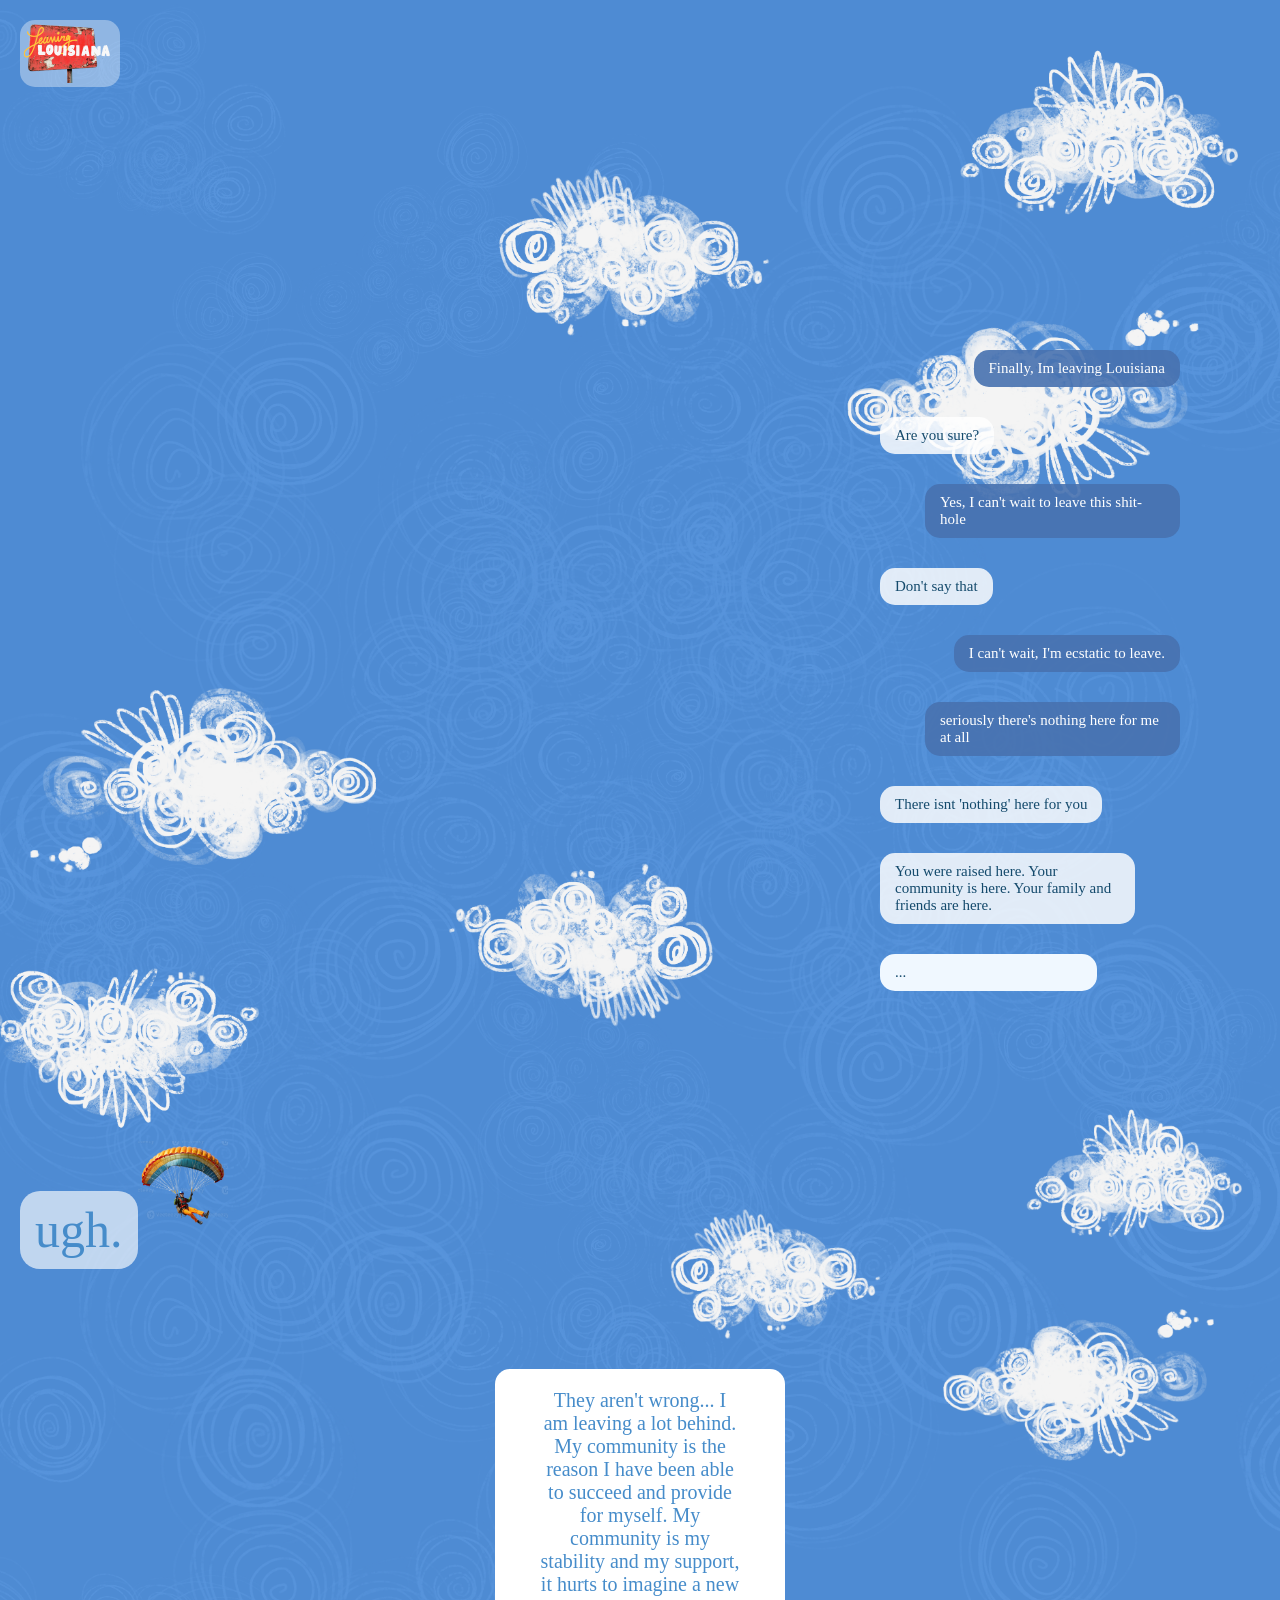
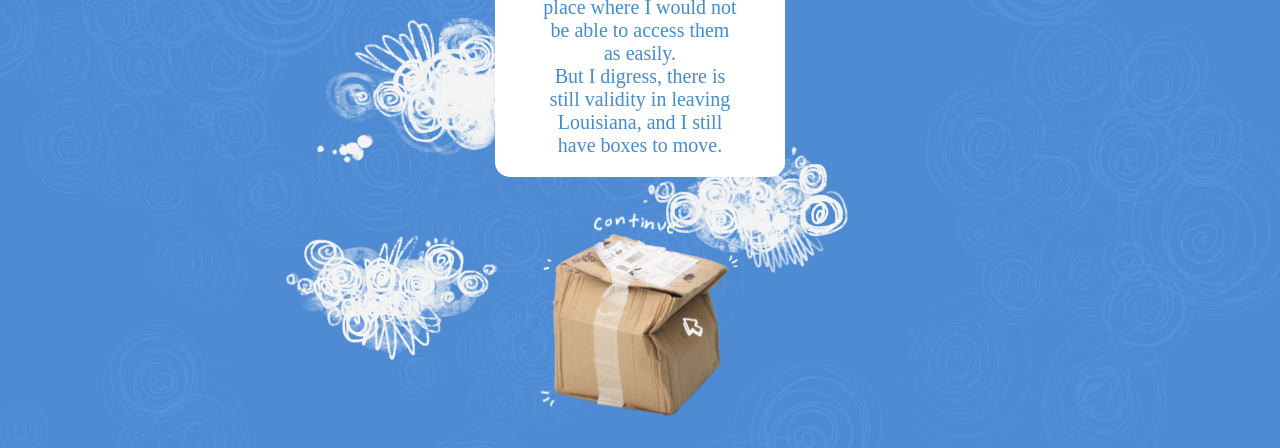
<file: Index.html>
<!DOCTYPE html>
<html lang="en">
<head>
    <meta charset="UTF-8">
    <meta name="viewport" content="width=device-width, initial-scale=1.0">
    <title>Leaving Louisiana/Home</title>
    <link rel="stylesheet" href="Mobile_LeavingLouisiana.css">
    <link rel="icon" type="image/x-icon" href="favicon.ico">


</head>
<body>


    <!-- NAVBAR -->
    <div class="navbar">
        <button popovertarget="LeavingLouisianaRoadSign" class="image-button">
                <img src="Images/leavinglouisiana.logo.png" alt="Click to view full image" class="leavinglouisianalogo">
        </button>
            
            <!-- The popup content -->
        <div id="LeavingLouisianaRoadSign" popover>
                
                <!-- Optional: a close button inside the popup -->
                <button popovertarget="LeavingLouisianaRoadSign" popovertargetaction="hide" class="closebutton">Close</button>
            <div class="NavbarContent">
                <div class="OpeningStatement">
                        <div class="os pg1">
                            Despite this website being about leaving Louisiana I cannot go without acknowledging the fear I have of leaving
                            and what
                            keeps me here.
                    
                            While I think our systems are completely flawed and not meant to help people escape poverty or improve our
                            society or
                            overall quality of life, I can admit that I have been able to take advantage of the opportunities given to me.
                        </div>
                        <div class="os pg2">
                            Growing up my parents struggled with substance abuse and poverty throughout my childhood which left me at a huge
                            disadvantage in school and participating in extracurricular activities.
                    
                            It was only through the help of my close knit community that i was able to get through school.
                    
                            My friend's parents made sure I had rides to practice and paid for any fees.
                    
                            I was able to find my passion for art through a talented art program my school hosted and I was able to apply
                            for
                            financial aid, state testing and college through the help of attentive advisors.
                        </div>
                        <div class="os pg3">
                            My friends helped me get a job which i still work for to this day, and the community I found at this job helped
                            me join
                            their marketing team that I work for now, which would have been otherwise impossible with my lack of experience
                        </div>
                </div>
                <div class="navigationlinks">
                    <a href="LeavingLouisiana.html" class="button-link">
                        HOME
                    </a>
                    <a href="yearbook.html" class="button-link">
                        Boxing Up
                    </a>
                    <a href="packing.html" class="button-link">
                        Closet
                    </a>
                    <a href="memorial.html" class="button-link">
                        Memorial
                    </a>
                    <a href="Dow.html" class="button-link">
                        Dow
                    </a>
                    <a href="Outro.html" class="button-link">
                        Goodbye
                    </a>
                </div>
            </div>
        </div>

    </div>

    <div class="LeavingLouisiana_Intro">
     
    </div>
    
    <div class="PhoneText_Flexbox">
        <div class="Intro_PhoneText">
            <div class="PhoneText speaker1">
            Finally, Im leaving Louisiana
            </div>
            <div class="PhoneText friend2">
            Are you sure?
            </div>
            <div class="PhoneText speaker1">
            Yes, I can't wait to leave this shit-hole
            </div>
            <div class="PhoneText friend2">
            Don't say that
            </div>
            <div class="PhoneText speaker1">
            I can't wait, I'm ecstatic to leave. 
            </div>
            <div class="PhoneText speaker1">
            seriously there's nothing here for me at all
            </div>
            <div class="PhoneText friend2">
            There isnt 'nothing' here for you
            </div>
            <div class="PhoneText friend2">
            You were raised here. Your community is here. Your family and friends are here.
            </div>
            <div class="friend2faded friend2 fade-container">
                <input type="checkbox" id="text-toggle">
                <label for="text-toggle" class="clickable-area">
                    <span class="text-one"> ... </span>
                    <span class="text-two"> You are leaving a lot behind. </span>
                </label>
            </div>
        </div>
    </div>

   
    <div class="ughcontainer">
        <div class="PhoneText ugh">
        ugh.
        </div>
        <div> 
            <img src="Images/parachuteman.png" alt="parachuteman" class="parachuteman">
        </div>
    </div>    
    
    <div class="OpeningStatement2">
        
        <div class="os1">
            They aren't wrong...  I am leaving a lot behind. My community is the reason I have been able to succeed and provide for myself. 
            My community is my stability and my support, it hurts to imagine a new place where I would not be able to access them as easily.
        </div>
        <div class="os2">
            But I digress,
            there is still validity in leaving Louisiana, 
            and I still have boxes to move.
        </div>
    </div>

    <div class="nextpage">
            <a href="yearbook.html" class="button-link">
                <img src="Images/continuebox.png" alt="box" class="continuebox">
            </a>
    </div>


</body>
</html>
</file>
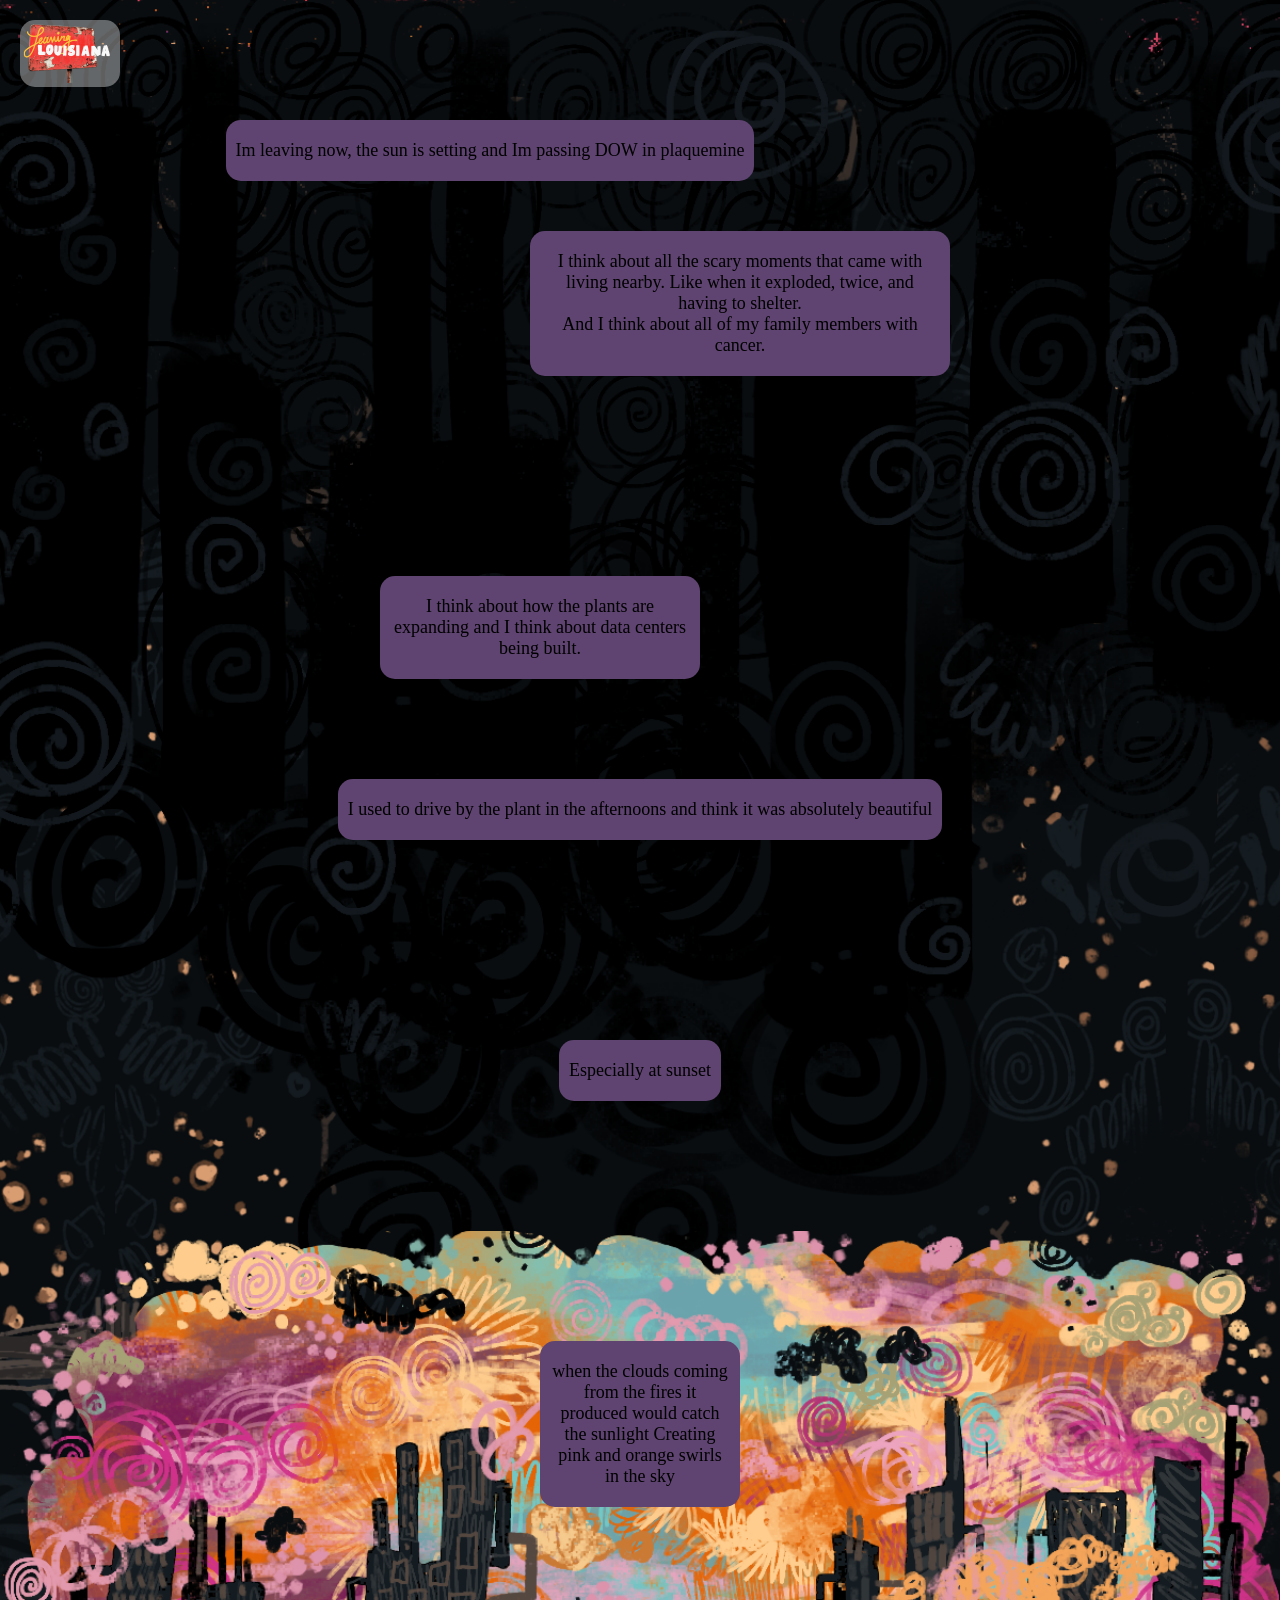
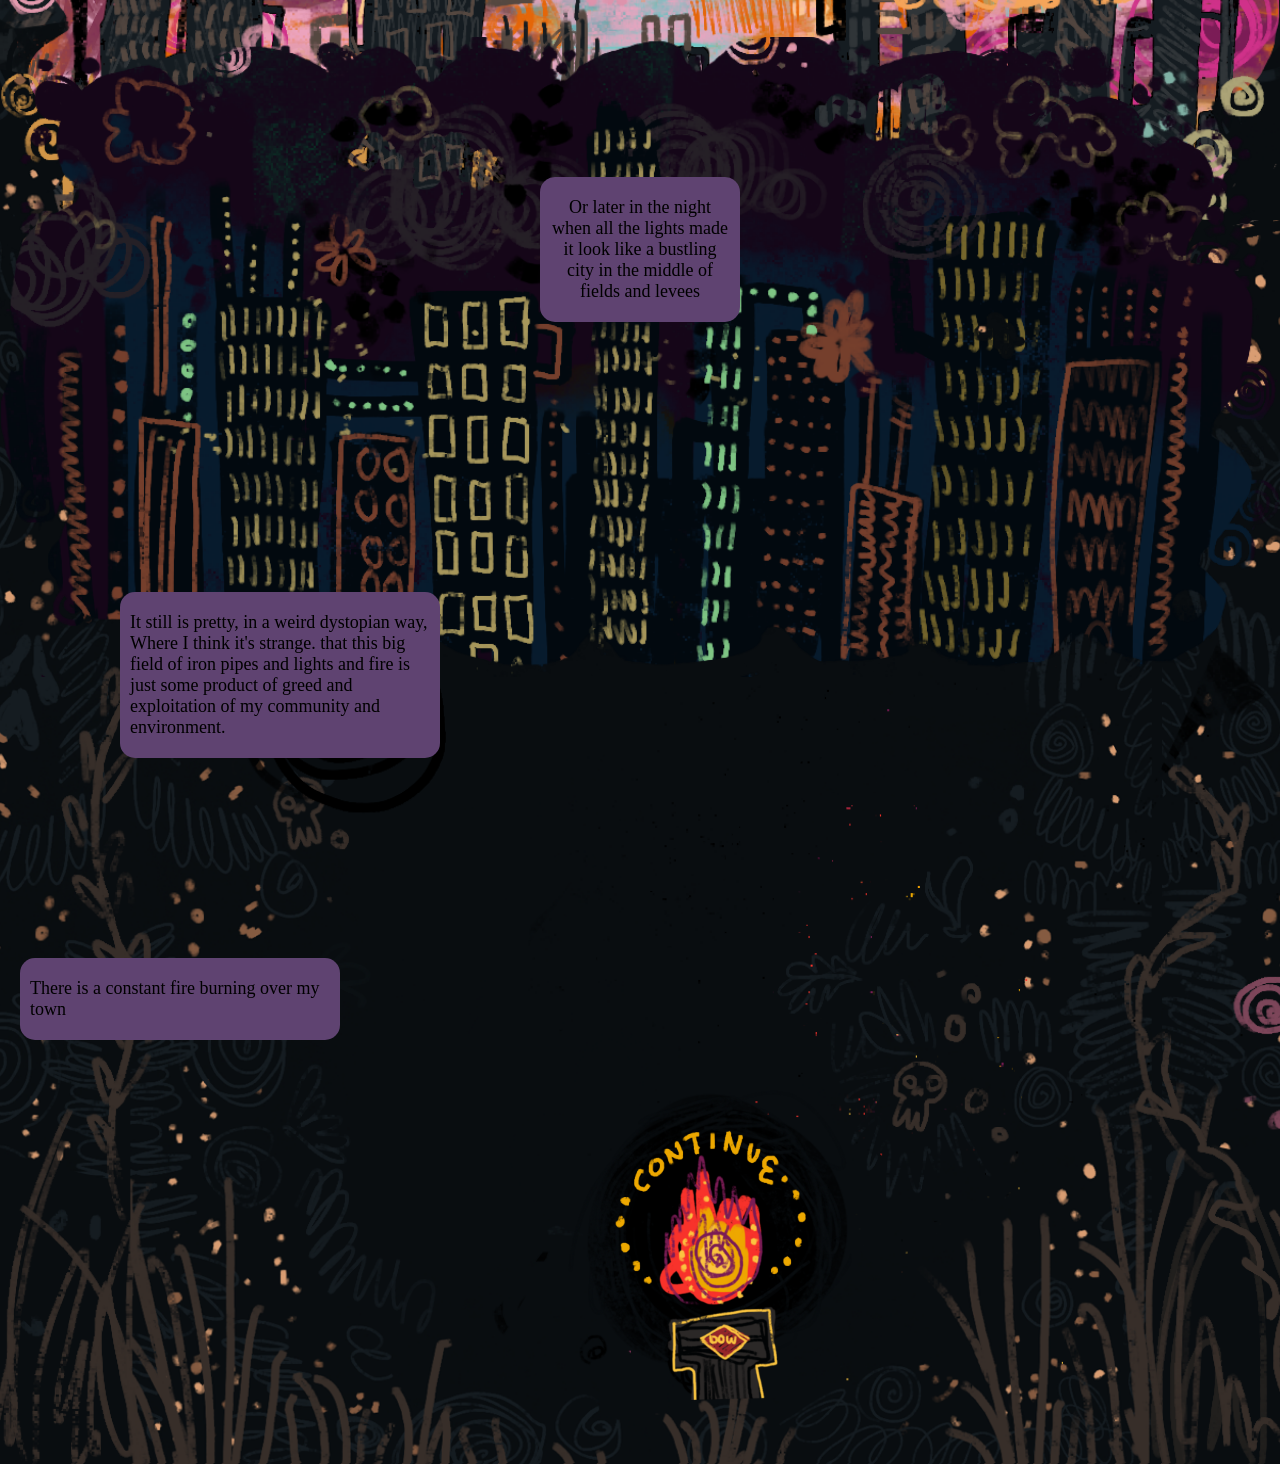
<file: Dow.html>
<!DOCTYPE html>
<html lang="en">
<head>
    <meta charset="UTF-8">
    <meta name="viewport" content="width=device-width, initial-scale=1.0">
    <title>Dow</title>
    <link rel="stylesheet" href="Mobile_Dow.css">
    <link rel="icon" type="image/x-icon" href="favicon.ico">

</head>
<body> 
    
    <!-- NAVBAR -->
    <div class="navbar">
        <button popovertarget="LeavingLouisianaRoadSign" class="image-button">
            <img src="Images/leavinglouisiana.logo.png" alt="Click to view full image" class="leavinglouisianalogo">
        </button>
    
        <!-- The popup content -->
        <div id="LeavingLouisianaRoadSign" popover>
    
            <!-- Optional: a close button inside the popup -->
            <button popovertarget="LeavingLouisianaRoadSign" popovertargetaction="hide" class="closebutton">Close</button>
            <div class="NavbarContent">
                <div class="OpeningStatement">
                    <div class="os pg1">
                        Despite this website being about leaving Louisiana I cannot go without acknowledging the fear I have
                        of leaving
                        and what
                        keeps me here.
    
                        While I think our systems are completely flawed and not meant to help people escape poverty or
                        improve our
                        society or
                        overall quality of life, I can admit that I have been able to take advantage of the opportunities
                        given to me.
                    </div>
                    <div class="os pg2">
                        Growing up my parents struggled with substance abuse and poverty throughout my childhood which left
                        me at a huge
                        disadvantage in school and participating in extracurricular activities.
    
                        It was only through the help of my close knit community that i was able to get through school.
    
                        My friend's parents made sure I had rides to practice and paid for any fees.
    
                        I was able to find my passion for art through a talented art program my school hosted and I was able
                        to apply
                        for
                        financial aid, state testing and college through the help of attentive advisors.
                    </div>
                    <div class="os pg3">
                        My friends helped me get a job which i still work for to this day, and the community I found at this
                        job helped
                        me join
                        their marketing team that I work for now, which would have been otherwise impossible with my lack of
                        experience
                    </div>
                </div>
                <div class="navigationlinks">
                    <a href="Index.html" class="button-link">
                        HOME
                    </a>
                    <a href="yearbook.html" class="button-link">
                        Boxing Up
                    </a>
                    <a href="packing.html" class="button-link">
                        Closet
                    </a>
                    <a href="memorial.html" class="button-link">
                        Memorial
                    </a>
                    <a href="Dow.html" class="button-link">
                        Dow
                    </a>
                    <a href="Outro.html" class="button-link">
                        Goodbye
                    </a>
                </div>
            </div>
        </div>
    </div><!-- END NAVBAR -->
    
    </div>

    <div class="DowIntro">

        <div class="DowIntro_part1">
            
            <div class="di pd1">
            Im leaving now, the sun is setting and Im passing DOW in plaquemine
            </div><br>
            <div class="di pd2">
            I think about all the scary moments that came with living nearby.
            Like when it exploded, twice, and having to shelter.<br>
            And I think about all of my family members with cancer.
            </div><br>
            <div class="di pd3">
            I think about how the plants are expanding and
            I think about data centers being built.
            </div><br>
            <div class="di pd4">
            I used to drive by the plant in the afternoons and think it was absolutely beautiful
            </div><br>
            <div class="di pd5">
            Especially at sunset
            </div>
        </div>


        <div class="wrapper">
            <img src="Images/DowSunset.png" alt="Dow Sunset" class="dowimage" >
            <div class="content">
                <div class="di pd6">when the clouds coming from the fires it produced would catch the sunlight
                Creating pink and orange swirls in the sky
                </div>
                
            </div>
        </div>

        <div class="wrapper2">
            <img src="Images/downnight.png" alt="Dow Sunrise" class="dowimage2">
            <div class="content2">
                <div class="di pd7">
                    Or later in the night when all the lights made it look like a bustling city in the middle of fields and
                    levees
                </div>
            </div>
        </div>
     </div>

        <div class="DowIntro_part2">
            <div class="di pd8">
            It still is pretty, in a weird dystopian way,
            Where I think it's strange.
            that this big field of iron pipes and lights and fire is just some product of greed and exploitation of my community and
            environment.
            </div><br>
            <div class="di pd10">
            There is a constant fire burning over my town
            </div>
            <div class="nextpage">
                <a href="Outro.html" class="button-link">
                    <img src="Images/firecontinue.png" alt="leavinglouisianasign" class="continuebox">
                </a>
            </div>
        </div>

</body>
</html>
</file>
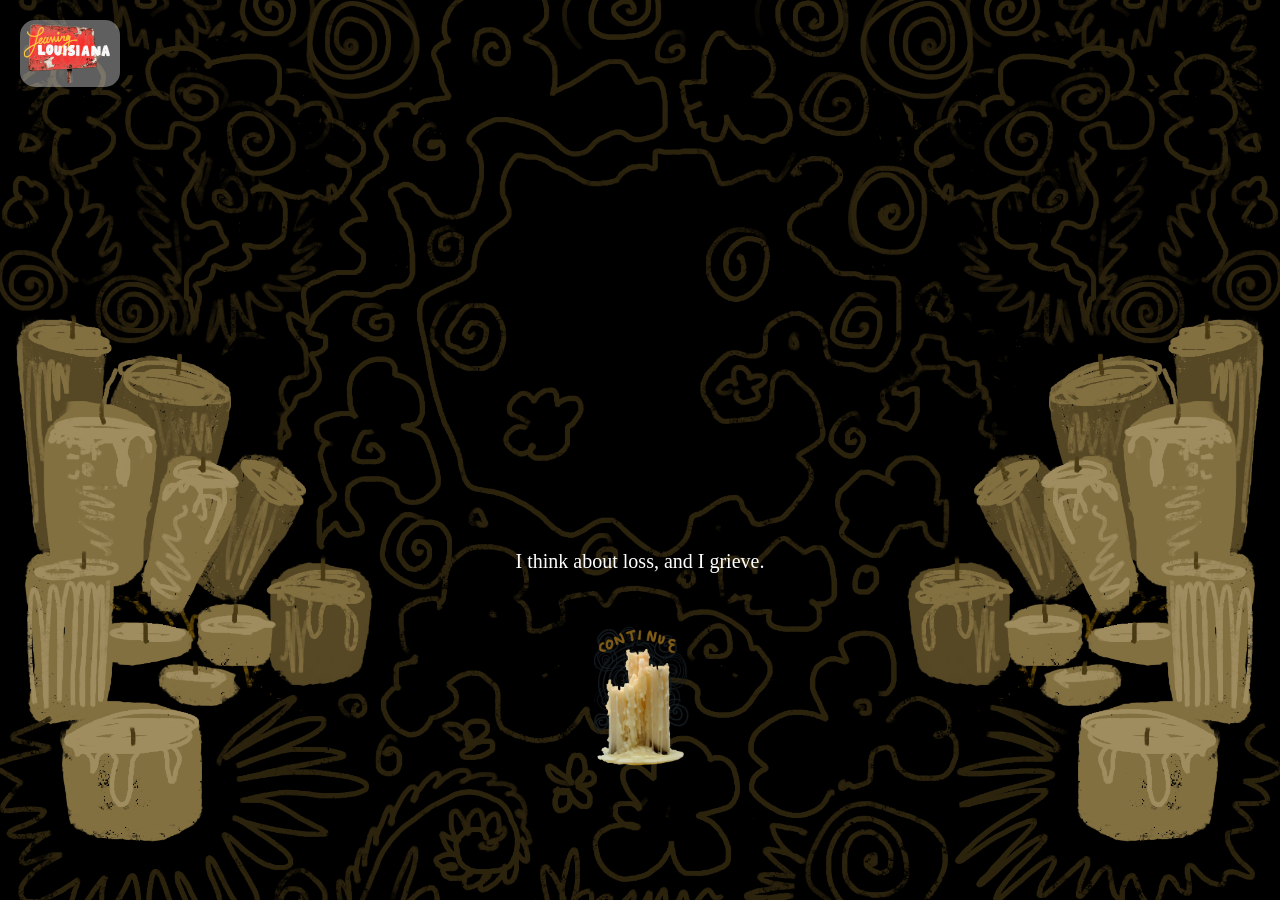
<file: memorial.html>
<!DOCTYPE html>
<html lang="en">
<head>
    <meta charset="UTF-8">
    <meta name="viewport" content="width=device-width, initial-scale=1.0">
    <title>memorial</title>
    <link rel="stylesheet" href="Mobile_Memorial.css">
    <link rel="icon" type="image/x-icon" href="favicon.ico">

</head>
<body>  
    <!-- NAVBAR -->
    <div class="navbar">
        <button popovertarget="LeavingLouisianaRoadSign" class="image-button">
            <img src="Images/leavinglouisiana.logo.png" alt="Click to view full image" class="leavinglouisianalogo">
        </button>
    
        <!-- The popup content -->
        <div id="LeavingLouisianaRoadSign" popover>
    
            <!-- Optional: a close button inside the popup -->
            <button popovertarget="LeavingLouisianaRoadSign" popovertargetaction="hide" class="closebutton">Close</button>
            <div class="NavbarContent">
                <div class="OpeningStatement">
                    <div class="os pg1">
                        Despite this website being about leaving Louisiana I cannot go without acknowledging the fear I have
                        of leaving
                        and what
                        keeps me here.
    
                        While I think our systems are completely flawed and not meant to help people escape poverty or
                        improve our
                        society or
                        overall quality of life, I can admit that I have been able to take advantage of the opportunities
                        given to me.
                    </div>
                    <div class="os pg2">
                        Growing up my parents struggled with substance abuse and poverty throughout my childhood which left
                        me at a huge
                        disadvantage in school and participating in extracurricular activities.
    
                        It was only through the help of my close knit community that i was able to get through school.
    
                        My friend's parents made sure I had rides to practice and paid for any fees.
    
                        I was able to find my passion for art through a talented art program my school hosted and I was able
                        to apply
                        for
                        financial aid, state testing and college through the help of attentive advisors.
                    </div>
                    <div class="os pg3">
                        My friends helped me get a job which i still work for to this day, and the community I found at this
                        job helped
                        me join
                        their marketing team that I work for now, which would have been otherwise impossible with my lack of
                        experience
                    </div>
                </div>
                <div class="navigationlinks">
                    <a href="Index.html" class="button-link">
                        HOME
                    </a>
                    <a href="yearbook.html" class="button-link">
                        Boxing Up
                    </a>
                    <a href="packing.html" class="button-link">
                        Closet
                    </a>
                    <a href="memorial.html" class="button-link">
                        Memorial
                    </a>
                    <a href="Dow.html" class="button-link">
                        Dow
                    </a>
                    <a href="Outro.html" class="button-link">
                        Goodbye
                    </a>
                </div>
            </div>
        </div>
    </div><!-- END NAVBAR -->


    <div class="text-container">
        <p class="fade-text">I hear sirens in the background, ripping through the streets</p>
        <p class="fade-text">I think about law enforcement</p>
        <p class="fade-text">I think about Decemeber 31st, 2022</p>
        <p class="fade-text">And my classmates who were taken from my community</p>
        <p class="fade-text">I think about reckless cops and my small town mourning</p>
    </div>

    <div class="dialogue">
        I think about loss, and I grieve.
    </div>

    <div class="candle">
        <!-- Hidden checkbox to track the "state" -->
        <input type="checkbox" id="bg-toggle" class="hidden-trigger">
    
        <!-- This div will change color when the checkbox is checked -->
        <div class="full-page-bg"></div>
    
        <div class="button-container">
            <!-- Label acts as the first click (changes background) -->
            <label for="bg-toggle" class="step-1-btn">
               <img src="Images/candlecontinue1.png" alt="candle" class="candle-image">
            </label>
    
            <!-- Link acts as the second click (goes to next site) -->
            <a href="Dow.html" class="step-2-link">
                <img src="Images/candlecontinue2.png" alt="candle" class="candle-image">
            </a>
    </div>


    
</body>
</html>
</file>
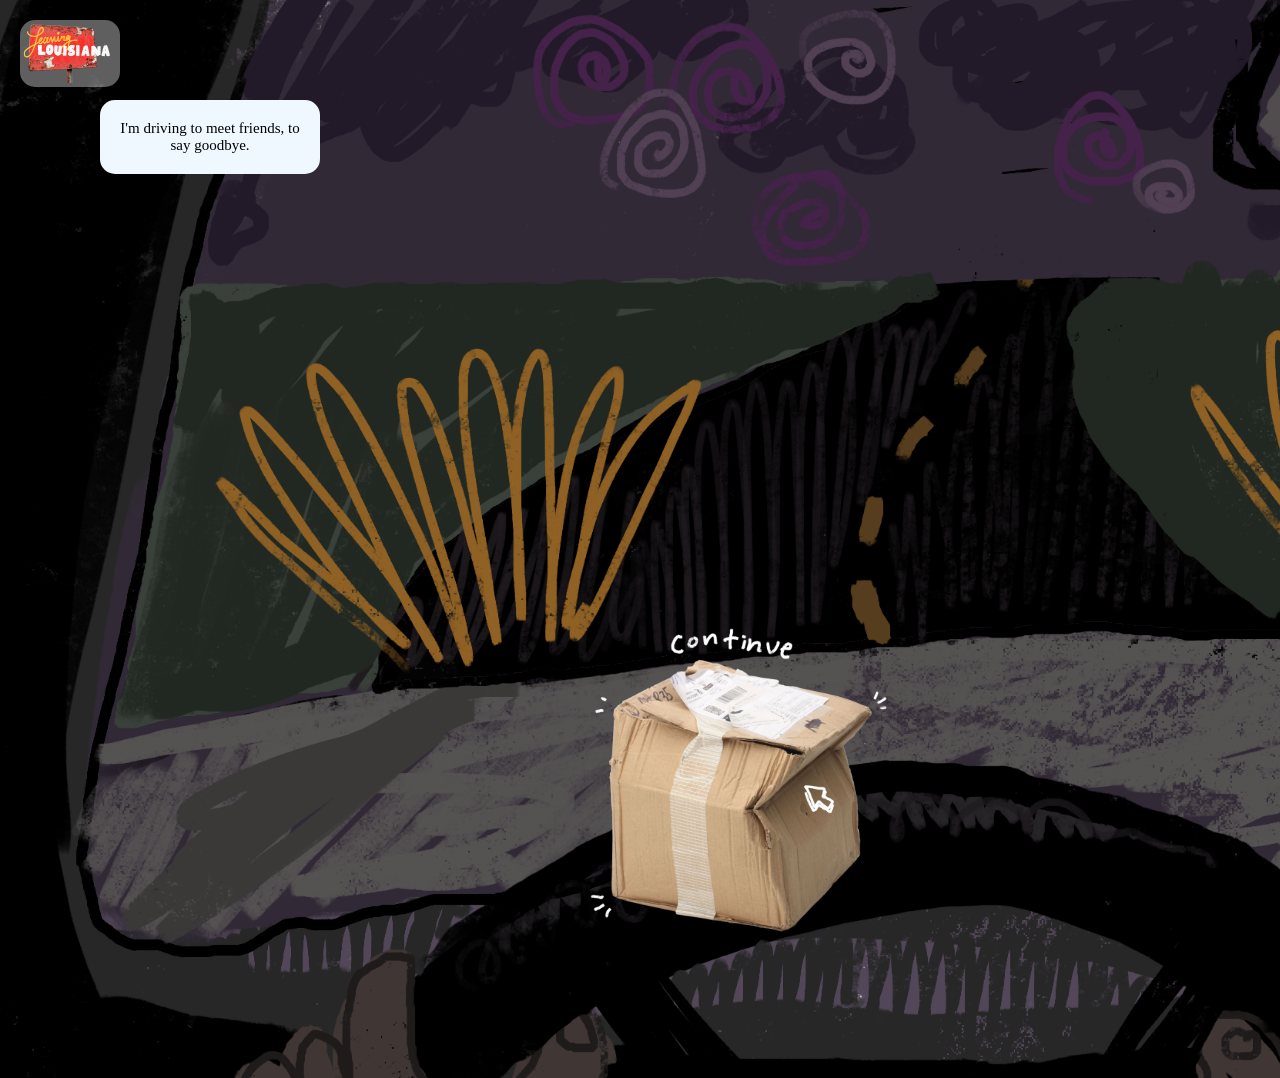
<file: memorial1.html>
<!DOCTYPE html>
<html lang="en">
<head>
    <meta charset="UTF-8">
    <meta name="viewport" content="width=device-width, initial-scale=1.0">
    <title>Memorial</title>
    <link rel="stylesheet" href="Mobile_Memorial1.css">
    <link rel="icon" type="image/x-icon" href="favicon.ico">


</head>
<body>
    <!-- NAVBAR -->
    <div class="navbar">
        <button popovertarget="LeavingLouisianaRoadSign" class="image-button">
            <img src="Images/leavinglouisiana.logo.png" alt="Click to view full image" class="leavinglouisianalogo">
        </button>
    
        <!-- The popup content -->
        <div id="LeavingLouisianaRoadSign" popover>
    
            <!-- Optional: a close button inside the popup -->
            <button popovertarget="LeavingLouisianaRoadSign" popovertargetaction="hide" class="closebutton">Close</button>
            <div class="NavbarContent">
                <div class="OpeningStatement">
                    <div class="os pg1">
                        Despite this website being about leaving Louisiana I cannot go without acknowledging the fear I have
                        of leaving
                        and what
                        keeps me here.
    
                        While I think our systems are completely flawed and not meant to help people escape poverty or
                        improve our
                        society or
                        overall quality of life, I can admit that I have been able to take advantage of the opportunities
                        given to me.
                    </div>
                    <div class="os pg2">
                        Growing up my parents struggled with substance abuse and poverty throughout my childhood which left
                        me at a huge
                        disadvantage in school and participating in extracurricular activities.
    
                        It was only through the help of my close knit community that i was able to get through school.
    
                        My friend's parents made sure I had rides to practice and paid for any fees.
    
                        I was able to find my passion for art through a talented art program my school hosted and I was able
                        to apply
                        for
                        financial aid, state testing and college through the help of attentive advisors.
                    </div>
                    <div class="os pg3">
                        My friends helped me get a job which i still work for to this day, and the community I found at this
                        job helped
                        me join
                        their marketing team that I work for now, which would have been otherwise impossible with my lack of
                        experience
                    </div>
                </div>
                <div class="navigationlinks">
                    <a href="Index.html" class="button-link">
                        HOME
                    </a>
                    <a href="yearbook.html" class="button-link">
                        Boxing Up
                    </a>
                    <a href="packing.html" class="button-link">
                        Closet
                    </a>
                    <a href="memorial.html" class="button-link">
                        Memorial
                    </a>
                    <a href="Dow.html" class="button-link">
                        Dow
                    </a>
                    <a href="Outro.html" class="button-link">
                        Goodbye
                    </a>
                </div>
            </div>
        </div>
    </div><!-- END NAVBAR -->
    
    </div>
    <div class="dialogue">
        I'm driving to meet friends, to say goodbye.
        
    </div>
    <div class="nextpage">
        <a href="memorial.html" class="button-link">
            <img src="Images/continuebox.png" alt="candle" class="continuebox">
        </a>
    </div>
</body>
</html>
</file>
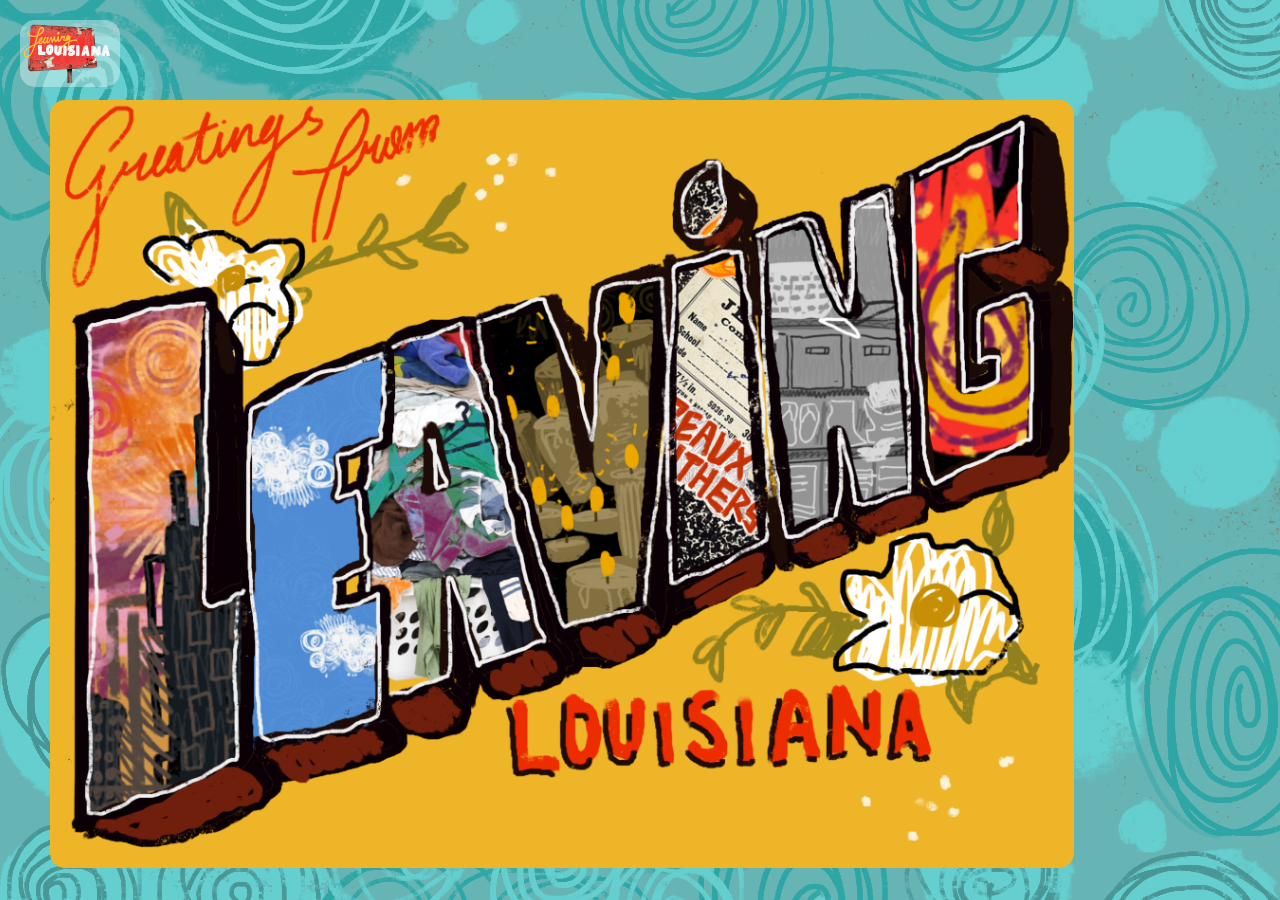
<file: Outro.html>
<!DOCTYPE html>
<html lang="en">
<head>
    <meta charset="UTF-8">
    <meta name="viewport" content="width=device-width, initial-scale=1.0">
    <title>Leaving Louisiana Outro</title>
    <link rel="stylesheet" href="Mobile_Outro.css">
    <link rel="icon" type="image/x-icon" href="favicon.ico">

</head>

<body>  

    <!-- NAVBAR -->
    <div class="navbar">
        <button popovertarget="LeavingLouisianaRoadSign" class="image-button">
            <img src="Images/leavinglouisiana.logo.png" alt="Click to view full image" class="leavinglouisianalogo">
        </button>
    
        <!-- The popup content -->
        <div id="LeavingLouisianaRoadSign" popover>
    
            <!-- Optional: a close button inside the popup -->
            <button popovertarget="LeavingLouisianaRoadSign" popovertargetaction="hide" class="closebutton">Close</button>
            <div class="NavbarContent">
                <div class="OpeningStatement">
                    <div class="os pg1">
                        Despite this website being about leaving Louisiana I cannot go without acknowledging the fear I have
                        of leaving
                        and what
                        keeps me here.
    
                        While I think our systems are completely flawed and not meant to help people escape poverty or
                        improve our
                        society or
                        overall quality of life, I can admit that I have been able to take advantage of the opportunities
                        given to me.
                    </div>
                    <div class="os pg2">
                        Growing up my parents struggled with substance abuse and poverty throughout my childhood which left
                        me at a huge
                        disadvantage in school and participating in extracurricular activities.
    
                        It was only through the help of my close knit community that i was able to get through school.
    
                        My friend's parents made sure I had rides to practice and paid for any fees.
    
                        I was able to find my passion for art through a talented art program my school hosted and I was able
                        to apply
                        for
                        financial aid, state testing and college through the help of attentive advisors.
                    </div>
                    <div class="os pg3">
                        My friends helped me get a job which i still work for to this day, and the community I found at this
                        job helped
                        me join
                        their marketing team that I work for now, which would have been otherwise impossible with my lack of
                        experience
                    </div>
                </div>
                <div class="navigationlinks">
                    <a href="Index.html" class="button-link">
                        HOME
                    </a>
                    <a href="yearbook.html" class="button-link">
                        Boxing Up
                    </a>
                    <a href="packing.html" class="button-link">
                        Closet 
                    </a>
                    <a href="memorial.html" class="button-link">
                        Memorial
                    </a>
                    <a href="Dow.html" class="button-link">
                        Dow
                    </a>
                    <a href="Outro.html" class="button-link">
                        Goodbye
                    </a>
                </div>
            </div>
        </div>
    </div><!-- END NAVBAR -->
    
    </div>

    <div class="fade-container">
        <!-- Hidden checkbox to track click state -->
        <input type="checkbox" id="fade-trigger" style="display: none;">
    
        <!-- Label wraps everything to make the whole area clickable -->
        <label for="fade-trigger" class="clickable-area">
            <img src="Images/leavinglouisianapostcardfront.png" class="fade-image animatedclothes" alt="Image">
            <div class="fade-text">
                <img src="Images/postcard.svg" alt="postcard" class="postcard">
            </div>
        </label>
    </div>



</body>
</html>
</file>
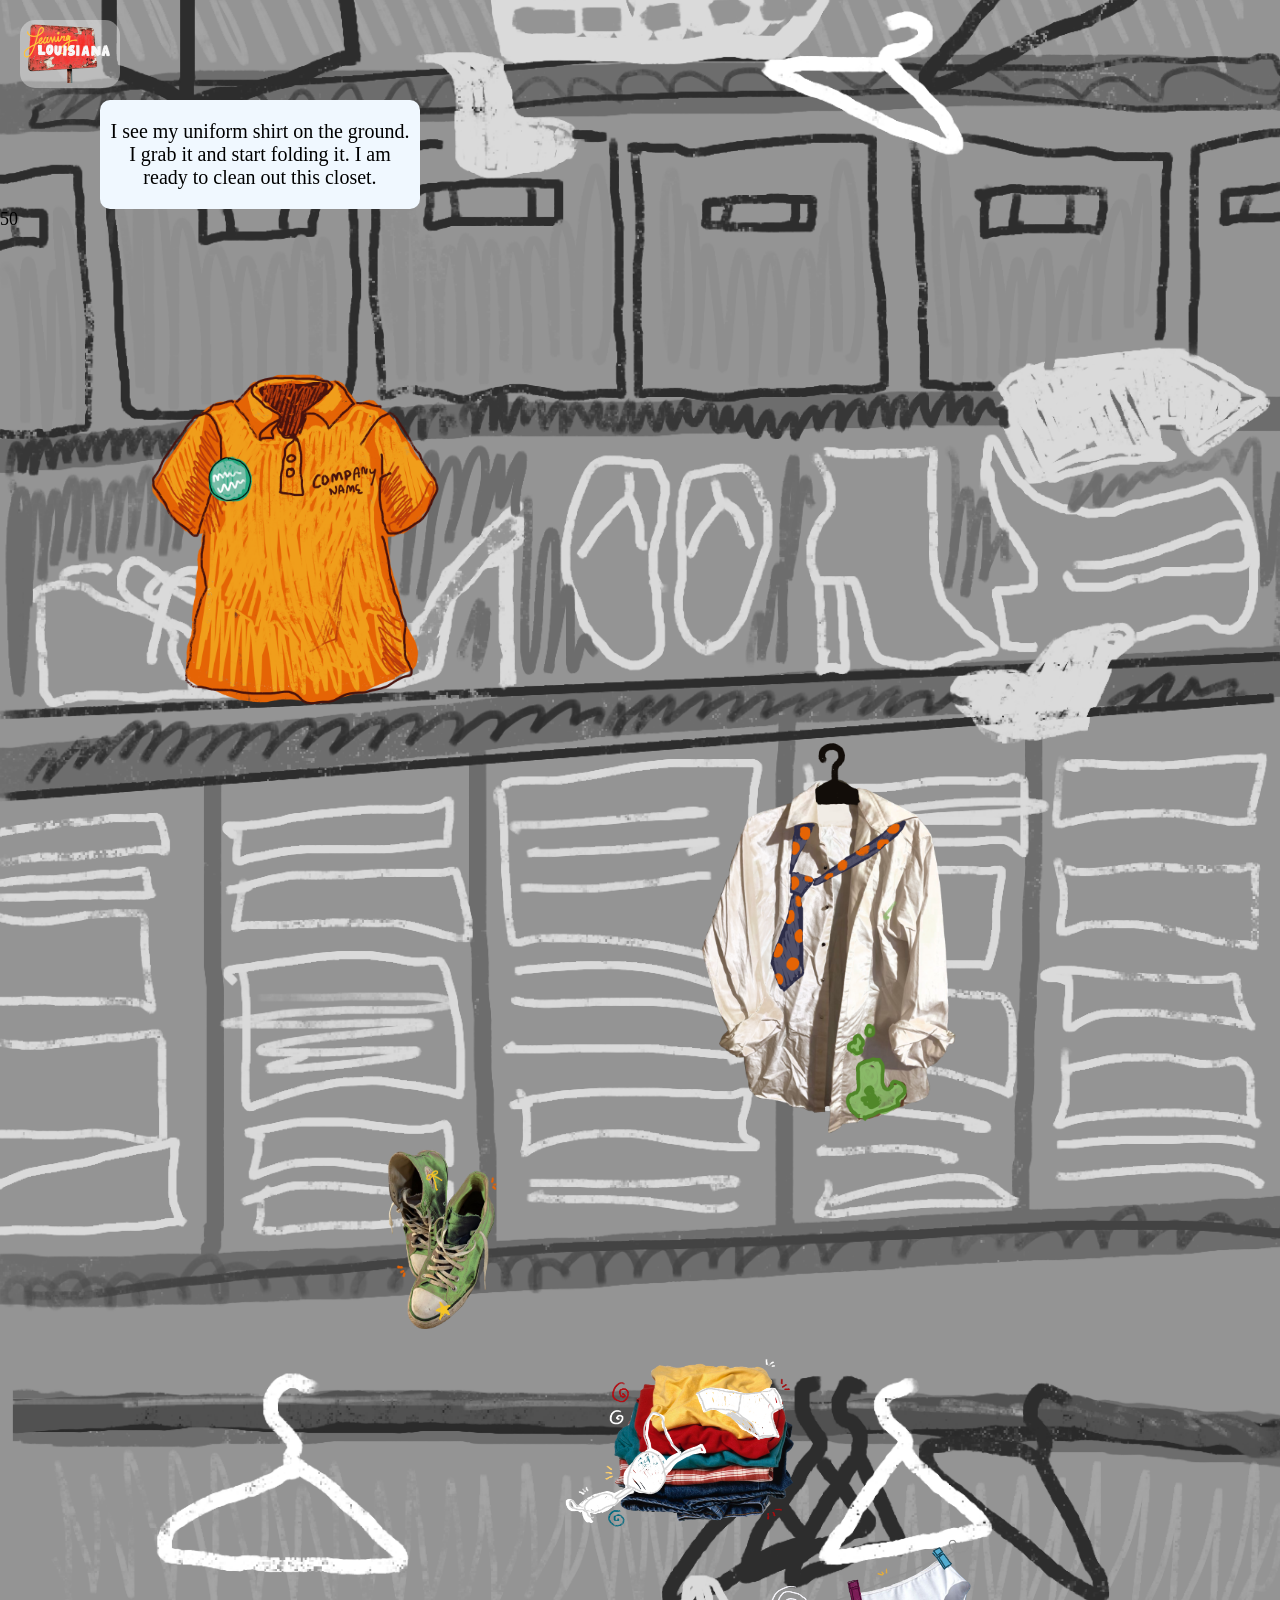
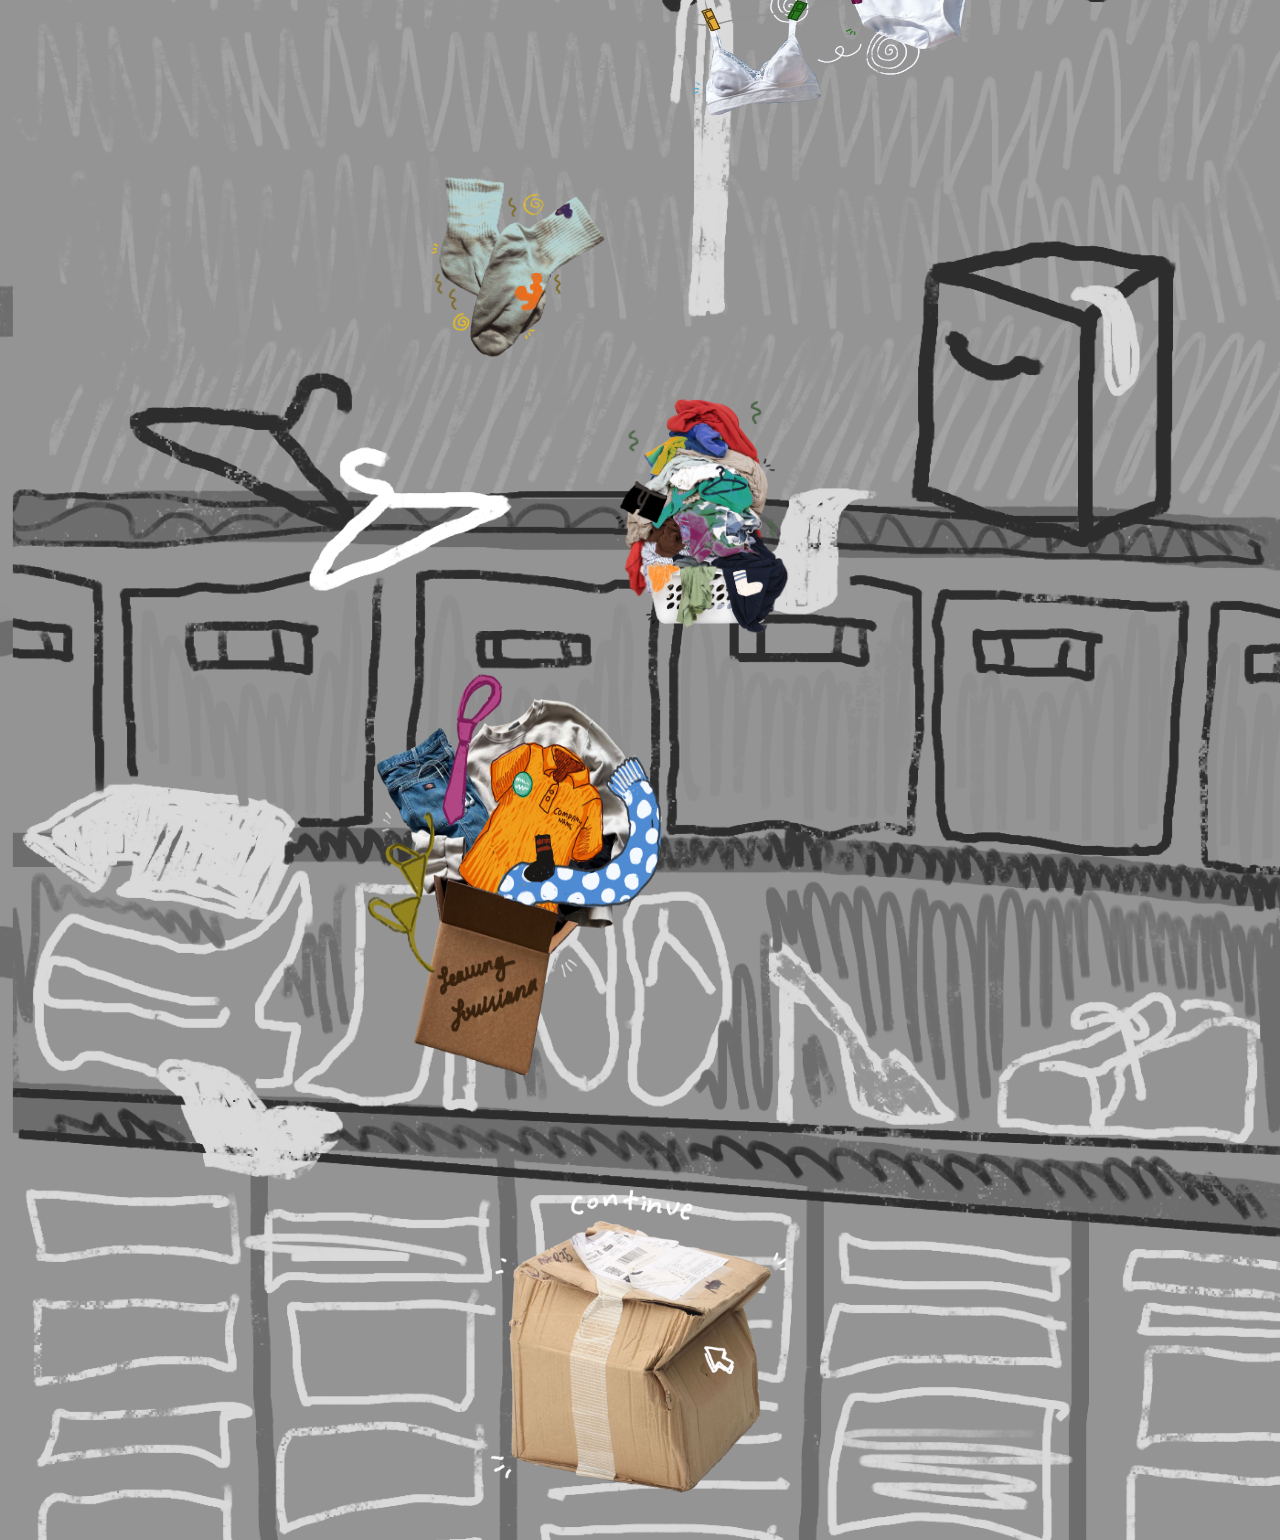
<file: packing.html>
<!DOCTYPE html>
<html lang="en">
<head>
    <meta charset="UTF-8">
    <meta name="viewport" content="width=device-width, initial-scale=1.0">
    <title>Closet</title>
    <link rel="stylesheet" href="Mobile_Packing.css">
    <link rel="icon" type="image/x-icon" href="favicon.ico">

</head>
<body>  

    <!-- NAVBAR -->
    <div class="navbar">
        <button popovertarget="LeavingLouisianaRoadSign" class="image-button">
            <img src="Images/leavinglouisiana.logo.png" alt="Click to view full image" class="leavinglouisianalogo">
        </button>
    
        <!-- The popup content -->
        <div id="LeavingLouisianaRoadSign" popover>
    
            <!-- Optional: a close button inside the popup -->
            <button popovertarget="LeavingLouisianaRoadSign" popovertargetaction="hide" class="closebutton">Close</button>
            <div class="NavbarContent">
                <div class="OpeningStatement">
                    <div class="os pg1">
                        Despite this website being about leaving Louisiana I cannot go without acknowledging the fear I have
                        of leaving
                        and what
                        keeps me here.
    
                        While I think our systems are completely flawed and not meant to help people escape poverty or
                        improve our
                        society or
                        overall quality of life, I can admit that I have been able to take advantage of the opportunities
                        given to me.
                    </div>
                    <div class="os pg2">
                        Growing up my parents struggled with substance abuse and poverty throughout my childhood which left
                        me at a huge
                        disadvantage in school and participating in extracurricular activities.
    
                        It was only through the help of my close knit community that i was able to get through school.
    
                        My friend's parents made sure I had rides to practice and paid for any fees.
    
                        I was able to find my passion for art through a talented art program my school hosted and I was able
                        to apply
                        for
                        financial aid, state testing and college through the help of attentive advisors.
                    </div>
                    <div class="os pg3">
                        My friends helped me get a job which i still work for to this day, and the community I found at this
                        job helped
                        me join
                        their marketing team that I work for now, which would have been otherwise impossible with my lack of
                        experience
                    </div>
                </div>
                <div class="navigationlinks">
                    <a href="Index.html" class="button-link">
                        HOME
                    </a>
                    <a href="yearbook.html" class="button-link">
                        Boxing Up
                    </a>
                    <a href="packing.html" class="button-link">
                        Closet
                    </a>
                    <a href="memorial.html" class="button-link">
                        Memorial
                    </a>
                    <a href="Dow.html" class="button-link">
                        Dow
                    </a>
                    <a href="Outro.html" class="button-link">
                        Goodbye
                    </a>
                </div>
            </div>
        </div>
    </div>

</div>

    <!-- Shirt Folding -->

        <div class="foldingshirt">

            <div class="foldingshirtdialogue">
                <p class="foldingtext dialogue">I see my uniform shirt on the ground. I grab it and start folding it. I am ready to clean out this closet.</p>
            </div>50


            <div class="shirt-shuffler">
                <input type="radio" name="shuffle-group" id="shrt-1" checked>
                <input type="radio" name="shuffle-group" id="shrt-2">
                <input type="radio" name="shuffle-group" id="shrt-3">
                <input type="radio" name="shuffle-group" id="shrt-4">
        
                <div class="shirts">
                    <label for="shrt-2" class="shirt" id="shirt-1">
                        <img src="Images/foldingshirt1.png" alt="shirt 1" class="shirtstyle">
                    </label>
                    <label for="shrt-3" class="shirt" id="shirt-2">
                        <img src="Images/foldingshirt2.png" alt="shirt 2" class="shirtstyle">
                    </label>
                    <label for="shrt-4" class="shirt" id="shirt-3">
                        <img src="Images/foldingshirt3.png" alt="shirt 3" class="shirtstyle">
                    </label>
                    <label for="shrt-1" class="shirt" id="shirt-4">
                        <img src="Images/foldingshirt4.png" alt="shirt 4" class="shirtstyle">
                    </label>
                </div>
            </div>

        </div>

    <div class="fadecontainerfather">
        <div class="fade-container">
            <!-- Hidden checkbox to track click state -->
            <input type="checkbox" id="fade-trigger" style="display: none;">
    
            <!-- Label wraps everything to make the whole area clickable -->
            <label for="fade-trigger" class="clickable-area">
                <img src="Images/shirtonhanger.png" class="fade-image animatedclothes" alt="Image">
                <div class="fade-text pcdialog">I think about the job I'm leaving</div>
            </label>
        </div>

        <div class="fade-container2">
            <!-- Hidden checkbox to track click state -->
            <input type="checkbox" id="fade-trigger2" style="display: none;">
    
            <!-- Label wraps everything to make the whole area clickable -->
            <label for="fade-trigger2" class="clickable-area2">
                <img src="Images/shoes.png" class="fade-image2 animatedclothes" alt="Image">
                    <div class="fade-text2 pcdialog"> I think about opportunities I might be leaving behind too</div>
            </label>
        </div>

        <div class="fade-container3">
            <!-- Hidden checkbox to track click state -->
            <input type="checkbox" id="fade-trigger3" style="display: none;">
    
            <!-- Label wraps everything to make the whole area clickable -->
            <label for="fade-trigger3" class="clickable-area3">
                <img src="Images/pileofclothes.png" class="fade-image3 animatedclothes" alt="Image">
                <div class="fade-text3 pcdialog"> I think about one of my coworkers </div>
            </label>
        </div>

        <div class="fade-container4">
            <!-- Hidden checkbox to track click state -->
            <input type="checkbox" id="fade-trigger4" style="display: none;">
    
            <!-- Label wraps everything to make the whole area clickable -->
            <label for="fade-trigger4" class="clickable-area4">
                <img src="Images/underwear.png" class="fade-image4 animatedclothes" alt="Image">
                <div class="fade-text4 pcdialog"> She had become sick recently </div>
            </label>
        </div>

        <div class="fade-container5">
            <!-- Hidden checkbox to track click state -->
            <input type="checkbox" id="fade-trigger5" style="display: none;">
    
            <!-- Label wraps everything to make the whole area clickable -->
            <label for="fade-trigger5" class="clickable-area5">
                <img src="Images/socks.png" class="fade-image5 animatedclothes" alt="Image">
                <div class="fade-text5 pcdialog"> The store didn't supply healthcare despite her working full time </div>
            </label>
        </div>

        <div class="fade-container6">
            <!-- Hidden checkbox to track click state -->
            <input type="checkbox" id="fade-trigger6" style="display: none;">
    
            <!-- Label wraps everything to make the whole area clickable -->
            <label for="fade-trigger6" class="clickable-area6">
                <img src="Images/laundrybasket.png" class="fade-image6 animatedclothes" alt="Image">
                <div class="fade-text6 pcdialog"> I think about how they're cutting her hours over her inability to be a 'team player' now </div>
            </label>
        </div>

        <div class="fade-container7">
            <!-- Hidden checkbox to track click state -->
            <input type="checkbox" id="fade-trigger7" style="display: none;">
    
            <!-- Label wraps everything to make the whole area clickable -->
            <label for="fade-trigger7" class="clickable-area7">
                <img src="Images/boxedclothes.png" class="fade-image7 animatedclothes" alt="Image">
                <div class="fade-text7 pcdialog"> I think Im better off if I keep packing </div>
            </label>
        </div>
    </div>


    <div class="nextpage">  
        <a href="memorial1.html" class="button-link">
            <img src="Images/continuebox.png" alt="continue" class="continuebox">
        </a>
    </div>
  
</body>
</html>
</file>
<file: Mobile_LeavingLouisiana.css>
body {
    margin: 0;
    font-family: 'kindergarten';
    background-image: url('Images/LeavingLouisiana.BackgroundImage.png');
    background-size: cover;
    background-position: center;
    background-repeat: no-repeat;
}

/* Fonts */

@font-face {
    font-family: 'highway_gothic.normal';
    src: url('Fonts/HWYGOTH.TTF') format('woff');
    font-weight: normal;
    font-style: normal;
}

@font-face {
    font-family: 'highway_gothic.wide';
    src: url('Fonts/HWYGEXPD.TTF') format('woff');
    font-weight: normal;
    font-style: normal;
}

@font-face {
    font-family: 'highway_gothic.wider';
    src: url('Fonts/HWYGEXPD.TTF') format('woff');
    font-weight: normal;
    font-style: normal;
}

@font-face {
    font-family: 'highway_gothic.skinny';
    src: url('Fonts/HWYGNRRW.TTF') format('woff');
    font-weight: normal;
    font-style: normal;
}

@font-face {
    font-family: 'highway_gothic.skinnier';
    src: url('Fonts/HWYGWDE.TTF') format('woff');
    font-weight: normal;
    font-style: normal;
}


/* NAVBAR */
.NavbarContent {
    display: flex;
    flex-direction: row;
    ;
}

.navbar {
    display: inline block;
    overflow: hidden;
    margin: 20px;
    background-color: rgba(255, 255, 255, 0.373);
    border-radius: 15px;
    position: fixed;
    top: 0;
    z-index: 1000;
}

.navbar a {
    float: left;
    display: block;
    color:rgb(226, 64, 177);
    text-align: center;
    padding: 14px 16px;
    text-decoration: none;
}

/* Style the button to remove default button appearance */
.image-button {

    top: 0;
    left: 0;
    background: none;
    border: none;
    padding: 0;
    cursor: pointer;
}

/* Basic styling for the image inside the button */
.image-button img {
    width: 100px;
    height: auto;
    cursor: pointer;
}

/* The popover has basic built-in styling, but you can customize it */
#LeavingLouisianaRoadSign {
    position: flex;
    flex-direction: row;
    background-color: rgb(105, 41, 86);
    border-color:rgb(116, 34, 100);
    border-radius: 15px;
    /* Add more styles like max-width, box-shadow, etc. */
}

.closebutton {
    position: absolute;
    font-family: 'kindergarten';
    top: 10px;
    right: 10px;
    background: none;
    font-size: 20px;
    cursor: pointer;
    color: #de9133;
}

.navigationlinks {
    display: flex;
    flex-direction: column;
    justify-content: center;
    margin: 5px;
}

.OpeningStatement {
    position: flex;
    color: #ffa734;
    border: none;
    max-width: 300px;
    background-color:rgba(229, 85, 186, 0.445);
    padding: 5px;
    border-radius: 15px;
    margin: 0 auto;
    text-align: center;
}

.closebutton {
    color: rgb(255, 222, 56);
    position: absolute;
    top: 5px;
    right: 5px;
    background-color:rgba(255, 176, 49, 0.742);
    border-radius: 7px;
    border: none;
    font-size: 20px;
    cursor: pointer;
}

/* END OF NAV */


.LeavingLouisiana_Intro {
    display: flex;
    flex-direction: column;
    justify-content: right;
}

/* PHONE TEXT */

.PhoneText_Flexbox {
    display: flex;
    width: 100%;
    justify-content: right;
    margin: 250px 0px 0px 0px;
}

.Intro_PhoneText {
    font-size: 15px;
    display: flex;
    flex-direction: column;
    max-width: 300px;
    max-height: 1400px;
    padding: 100px;
}

.PhoneText {
    padding: 10px 15px 10px 15px;
    border-radius: 15px;
    margin-bottom: 30px;
    max-width: 75%;
    width: auto;
}

.speaker1 {
    background-color: #4872b0e7;
    color: white;
    margin-left: auto;

}

.friend2 {
    background-color: rgba(255, 255, 255, 0.833);
    color: rgb(20, 74, 108);
    margin-right: auto;
}

.friend2seperate {
    flex-direction: column;
    width: 100%;
    max-width: 300px;
    margin: 50px auto;
    padding: 50px;
}

.friend {
    background-color: rgba(255, 255, 255, 0.741);
    color: black;
    margin: 100px auto;
}

.friend2faded {
    background-color: aliceblue;
    padding: 10px 15px 10px 15px;
    border-radius: 15px;
    margin-bottom: 50px;
    max-width: 75%;
    width: auto;
    animation: fadeInOut 2s ease-in-out infinite;
}


@keyframes fadeInOut {
    0% {
        opacity: .25;
    }

    50% {
        opacity: 1;
    }

    100% {
        opacity: .25;
    }
}

#text-toggle {
    display: none;
}

.fade-container {
    position: relative;
    cursor: pointer;
}

.text-one,
.text-two {
    transition: opacity 0.5s ease-in-out;
}

.text-two {
    padding: 10px 0px 10px 0px;
    border-radius: 15px;
    margin-bottom: 50px;
    max-width: 75%;
    width: auto;

    left: 0;
    opacity: 0;
    border-radius: 15%;
}

#text-toggle:checked+.clickable-area .text-one {
    opacity: 0;
}

#text-toggle:checked+.clickable-area .text-two {
    opacity: 1;
}




.ughcontainer {
    display: flex;
    flex-direction: row;
    justify-content: left;
}

.ugh {
    border-radius: 20px;
    background-color: rgba(255, 255, 255, 0.647);
    color:rgb(70, 140, 202);
    font-size: 50px;
    margin: 50px 0px 100px 20px;
    padding: 10px 15px;
}

.parachuteman {
    width: 90px;
    height: 90px;
}



.OpeningStatement2 {
    background-color: #ffffff;
    width: 250px;
    border-radius: 15px;
    padding: 20px;
    display: flex;
    flex-direction: column;
    align-items: center;
    font-size: 20px;
    color: rgb(70, 140, 202);
    margin: auto;

}

.os1 {
    text-align: center;
    max-width: 200px;
    padding: 0px;
}

.os2 {
    text-align: center;
    max-width: 200px;
}

.clickableimagecontainer {
    display: flex;
    justify-content: space-between;
    gap: 10px;
}

.clickableimagecontainer img {
    width: 25%;
    height: auto;
    object-fit: cover;
}

.nextpage {
    display: flex;
    flex-direction: column;
    margin: 0 auto;
   width: 400px;
    text-align: center;
}

.continuebox {
    width: 200px;
    height: auto;
}
</file>
<file: Mobile_Dow.css>
body {
    margin: 0;
    font-family: 'kindergarten';
    background-image: url('Images/dowbackground.png');
    background-size: cover;
    background-position: center;
}

/* Fonts */


/* NAVBAR */
.NavbarContent {
    display: flex;
    flex-direction: row;
    ;
}

.navbar {
    display: inline block;
    overflow: hidden;
    margin: 20px;
    background-color: rgba(255, 255, 255, 0.373);
    border-radius: 15px;
    position: fixed;
    top: 0;
    z-index: 1000;
}

.navbar a {
    float: left;
    display: block;
    color: rgb(226, 64, 177);
    text-align: center;
    padding: 14px 16px;
    text-decoration: none;
}

/* Style the button to remove default button appearance */
.image-button {

    top: 0;
    left: 0;
    background: none;
    border: none;
    padding: 0;
    cursor: pointer;
}

/* Basic styling for the image inside the button */
.image-button img {
    width: 100px;
    height: auto;
    cursor: pointer;
}

/* The popover has basic built-in styling, but you can customize it */
#LeavingLouisianaRoadSign {
    position: flex;
    flex-direction: row;
    background-color: rgb(105, 41, 86);
    border-color: rgb(116, 34, 100);
    border-radius: 15px;
    /* Add more styles like max-width, box-shadow, etc. */
}

.closebutton {
    position: absolute;
    font-family: 'kindergarten';
    top: 10px;
    right: 10px;
    background: none;
    font-size: 20px;
    cursor: pointer;
    color: #de9133;
}

.navigationlinks {
    display: flex;
    flex-direction: column;
    justify-content: center;
    margin: 5px;
}

.OpeningStatement {
    position: flex;
    color: #ffa734;
    border: none;
    max-width: 300px;
    background-color: rgba(229, 85, 186, 0.445);
    padding: 5px;
    border-radius: 15px;
    margin: 0 auto;
    text-align: center;
}

.closebutton {
    color: rgb(255, 222, 56);
    position: absolute;
    top: 5px;
    right: 5px;
    background-color: rgba(255, 176, 49, 0.742);
    border-radius: 7px;
    border: none;
    font-size: 20px;
    cursor: pointer;
}

/* END OF NAV */

.DowIntro {
    display: flex;
    flex-direction: column;
    justify-content: center;
    align-items: center;
    text-align: center;
}

.DowIntro_part1 {
    flex-direction: column;
    color: rgba(88, 148, 237, 0.557);
    border-width: 2px;
    padding: 20px;
}

.wrapper {
    position: relative;
    content: center;
    width: 100%;
    height: auto;
}
.pd6 {
    align-content: center;
}

.dowimage {
    position: absolute;
    margin: 10px auto;
    top: 0;
    left: 0;
    width: 100%;
    z-index: -1;
    animation: dowimage both;
        animation-timeline: view(50% 50%);
}

.wrapper2 {
    position: relative;
    width: 100%;
    height: auto;
}

.dowimage2 {
    position: absolute;
        margin: 10px auto;
        top: 0;
        left: 0;
        width: 100%;
        z-index: -1;
        animation: dowimage both;
        animation-timeline: view(50% 50%);
}

.content {
    position: relative;
    align-content: center;
    margin: 100px auto;
    max-width: 200px;
    z-index: 1;
    color: white;
    padding: 20px;
}
.content2 {
    position: relative;
    align-content: center;
    margin: 130px auto;
    max-width: 200px;
    z-index: 1;
    color: white;
    padding: 20px;
}


@keyframes dowimage{
    0% {
        filter: saturate(0) contrast (4) brightness(.1) blur(5px);
        opacity: 0;
    }
    50%{
        filter: none;
        opacity: 1;
        scale: 1;
        translate 0 0;
    }
    100% {
        filter: saturate(0) contrast (4) brightness(.1) blur(5px);
            opacity: 0;
  
    }
    
} 

.DowIntro_part2 {
    color: rgba(88, 148, 237, 0.557);
        border-width: 2px;
        padding: 20px;
    align-content: center;
    width: 100%;
}

.pd4 {
    margin: 100px;
}

.pd10 {
    margin: 100px 0px 0px;
}
.di {
    display: inline-block;
    padding: 20px 10px 20px 10px;
    font-family: 'kindergarten';
    color: black;
    background-color: rgb(95, 67, 113);
    border-radius: 15px;
    font-size: 18px;
}
.pd1 {
    margin: 100px 300px 0 0px
}
.pd2 {
    margin: 50px 0 100px 200px;
    max-width: 400px;
}
.pd3 {
    margin: 100px 200px 0px 0;
    max-width: 300px;
}
.pd5 {
    margin: 100px;
    max-width: 300px;
}

.pd8 {
    margin: 100px;
    max-width: 300px;
}
.pd10 {
    margin: 100px 0px 0px;
    max-width: 300px;
}
.nextpage {
    display: flex;
    flex-direction: column;
    margin: 0 auto;
    width: 200px;
    text-align: center;
}
.continuebox {
    width: 300px;
}
</file>
<file: Mobile_Memorial.css>
body {
    margin: 0;
    font-family: 'kindergarten';
    background-image:url('Images/memorialbackground1.png');
    background-size: cover;
    background-position: center;
    background-repeat: no-repeat;
}

/* Fonts */

@font-face {
    font-family: 'highway_gothic.normal';
    src: url('Fonts/HWYGOTH.TTF') format('woff');
    font-weight: normal;
    font-style: normal;
}

@font-face {
    font-family: 'highway_gothic.wide';
    src: url('Fonts/HWYGEXPD.TTF') format('woff');
    font-weight: normal;
    font-style: normal;
}

@font-face {
    font-family: 'highway_gothic.wider';
    src: url('Fonts/HWYGEXPD.TTF') format('woff');
    font-weight: normal;
    font-style: normal;
}

@font-face {
    font-family: 'highway_gothic.skinny';
    src: url('Fonts/HWYGNRRW.TTF') format('woff');
    font-weight: normal;
    font-style: normal;
}

@font-face {
    font-family: 'highway_gothic.skinnier';
    src: url('Fonts/HWYGWDE.TTF') format('woff');
    font-weight: normal;
    font-style: normal;
}


/* NAVBAR */
.NavbarContent {
    display: flex;
    flex-direction: row;
    ;
}

.navbar {
    display: inline block;
    overflow: hidden;
    margin: 20px;
    background-color: rgba(255, 255, 255, 0.373);
    border-radius: 15px;
    position: fixed;
    top: 0;
    z-index: 1000;
}

.navbar a {
    float: left;
    display: block;
    color: rgb(226, 64, 177);
    text-align: center;
    padding: 14px 16px;
    text-decoration: none;
}

/* Style the button to remove default button appearance */
.image-button {

    top: 0;
    left: 0;
    background: none;
    border: none;
    padding: 0;
    cursor: pointer;
}

/* Basic styling for the image inside the button */
.image-button img {
    width: 100px;
    height: auto;
    cursor: pointer;
}

/* The popover has basic built-in styling, but you can customize it */
#LeavingLouisianaRoadSign {
    position: flex;
    flex-direction: row;
    background-color: rgb(105, 41, 86);
    border-color: rgb(116, 34, 100);
    border-radius: 15px;
    /* Add more styles like max-width, box-shadow, etc. */
}

.closebutton {
    position: absolute;
    font-family: 'kindergarten';
    top: 10px;
    right: 10px;
    background: none;
    font-size: 20px;
    cursor: pointer;
    color: #de9133;
}

.navigationlinks {
    display: flex;
    flex-direction: column;
    justify-content: center;
    margin: 5px;
}

.OpeningStatement {
    position: flex;
    color: #ffa734;
    border: none;
    max-width: 300px;
    background-color: rgba(229, 85, 186, 0.445);
    padding: 5px;
    border-radius: 15px;
    margin: 0 auto;
    text-align: center;
}

.closebutton {
    color: rgb(255, 222, 56);
    position: absolute;
    top: 5px;
    right: 5px;
    background-color: rgba(255, 176, 49, 0.742);
    border-radius: 7px;
    border: none;
    font-size: 20px;
    cursor: pointer;
}

/* END OF NAV */


Body {
    background-color: black;
}

/* memorial interactive candles mechanics and positioning */

.memorialinteractive {
    display: flex;
    justify-content: center;
    align-items: center;
}

.image-swap-container {
    margin: 20px 0px 100px 0px;
}
input[type="checkbox"] {
    display: none;
}

.image-label {
    cursor: pointer;
    margin: 20px;
    display: block;
    width: 200px;
    height: 200px;
    position: relative;
}

.candle1,.litcandle1 {
    position: absolute;
    margin: 0px;
    top: 0;
    left: 0;
    width: 100%;
    height: 100%;
    transition: opacity 0.3s ease;
}
.litcandle1 {
    position: absolute;
    margin: 0px;
    top: 0;
    left: 0;
    width: 100%;
    height: 100%;
    transition: opacity 0.3s ease;
}

.litcandle1 {
    opacity: 0;
}

input[type="checkbox"]:checked+.image-label .candle1 {
    opacity: 0;
}
   
input[type="checkbox"]:checked+.image-label .litcandle1, input[type="checkbox"]:checked+.image-label  {
    opacity: 1;
}
/* END OF memorial interactive candles */

.dialogue {
    color: white;
    font-family: 'kindergarten';
    font-size: 20px;
    text-align: center;
    margin: 0 0 50px 0px;
    animation: fadeIn 30s;
}
@keyframes fadeIn {
    0% {
        opacity: 0;
    }
    80% {
        opacity: 0;
    }
    100% {
        opacity: 1;
    }
}

.text-container {
    height: 350px;
    color: white;
        font-family: 'kindergarten';
        font-size: 20px;
        text-align: center;
        margin: 100px;
    /* Adjust based on font size */
}

.fade-text {
    position: flex;
    opacity: 0;
    width: 100%;
    /* Total animation: 15s (3s per line) */
    animation: fadeEffect 25s;
}

/* Keyframes: 20% chunk for each of the 5 lines */
@keyframes fadeEffect {
    0% {
        opacity: 0;
    }

    5% {
        opacity: 1;
    }

    /* Fade in */
    10% {
        opacity: 1;
    }

    /* Stay visible */
    20% {
        opacity: 0;
    }

    /* Fade out and stay hidden for rest of cycle */
    100% {
        opacity: 0;
    }
}



/* Set sequential delays (s per line) */
.fade-text:nth-child(1) {
    animation-delay: 0s;
}

.fade-text:nth-child(2) {
    animation-delay: 5s;
}

.fade-text:nth-child(3) {
    animation-delay: 10s;
}

.fade-text:nth-child(4) {
    animation-delay: 15s;
}

.fade-text:nth-child(5) {
    animation-delay: 20s;
}

.candle {
    
    width: 200px;
    height: auto;
    margin: 10px auto;
    cursor: pointer;
}


/* nav to next story and page through images that reflect elements of the next story*/
.nextpage {
    display: flex;
    justify-content: center;
    align-items: center;
}
.continuebox {    
    width: 100px;
    height: auto;
    margin: 100px;
    cursor: pointer;
}

/* Hide the actual checkbox */
.hidden-trigger {
    display: none;
}

/* Base background setup */
.full-page-bg {
    position: fixed;
    top: 0;
    left: 0;
    width: 100vw;
    height: 100vh;
    background-image: url('Images/memorialbackground1.png');
    background-size: cover;
    background-position: center;

    /* Default color */
    z-index: -1;
    transition: background 0.5s;
}

/* CHANGE BACKGROUND: First click behavior */
.hidden-trigger:checked~.full-page-bg {
    background-image: url('Images/memorialbackground2.png');
    background-size: cover;
    background-position: center;
    /* New color after first click */
}

/* BUTTON LAYERING: Manage which one is clickable */
.button-container {
    position: relative;
    width: 200px;
    height: 50px;
    background: none;
}

.candle-image {
    margin: 100px 0 0 0;
    width: 100px;
    height: auto;
    cursor: pointer;
}

.step-1-btn,
.step-2-link {
    position: absolute;
    top: 0;
    left: 0;
    width: 100%;
    height: 100%;
    display: flex;
    align-items: center;
    justify-content: center;
    color: white;
    cursor: pointer;
    text-decoration: none;
    border-radius: 5px;
}

/* Initially hide the second-step link */
.step-2-link {
    opacity: 0;
    pointer-events: none;
    z-index: 2;
}

/* REVEAL NEXT SITE LINK: After first click is done */
.hidden-trigger:checked~.button-container .step-2-link {
    opacity: 1;
    pointer-events: auto;
}

/* Hide the first label so only the link is left to click */
.hidden-trigger:checked~.button-container .step-1-btn {
    visibility: hidden;
}
</file>
<file: Mobile_Memorial1.css>
body {
    margin: 0;
    font-family: 'kindergarten';
    background-image: url('Images/driving.png');
    background-size: cover;
    width: 100%;
    height: auto;


}

/* NAVBAR */
.NavbarContent {
    display: flex;
    flex-direction: row;
    ;
}

.navbar {
    display: inline block;
    overflow: hidden;
    margin: 20px;
    background-color: rgba(255, 255, 255, 0.373);
    border-radius: 15px;
    position: fixed;
    top: 0;
    z-index: 1000;
}

.navbar a {
    float: left;
    display: block;
    color: rgb(226, 64, 177);
    text-align: center;
    padding: 14px 16px;
    text-decoration: none;
}

/* Style the button to remove default button appearance */
.image-button {

    top: 0;
    left: 0;
    background: none;
    border: none;
    padding: 0;
    cursor: pointer;
}

/* Basic styling for the image inside the button */
.image-button img {
    width: 100px;
    height: auto;
    cursor: pointer;
}

/* The popover has basic built-in styling, but you can customize it */
#LeavingLouisianaRoadSign {
    position: flex;
    flex-direction: row;
    background-color: rgb(105, 41, 86);
    border-color: rgb(116, 34, 100);
    border-radius: 15px;
    /* Add more styles like max-width, box-shadow, etc. */
}

.closebutton {
    position: absolute;
    font-family: 'kindergarten';
    top: 10px;
    right: 10px;
    background: none;
    font-size: 20px;
    cursor: pointer;
    color: #de9133;
}

.navigationlinks {
    display: flex;
    flex-direction: column;
    justify-content: center;
    margin: 5px;
}

.OpeningStatement {
    position: flex;
    color: #ffa734;
    border: none;
    max-width: 300px;
    background-color: rgba(229, 85, 186, 0.445);
    padding: 5px;
    border-radius: 15px;
    margin: 0 auto;
    text-align: center;
}

.closebutton {
    color: rgb(255, 222, 56);
    position: absolute;
    top: 5px;
    right: 5px;
    background-color: rgba(255, 176, 49, 0.742);
    border-radius: 7px;
    border: none;
    font-size: 20px;
    cursor: pointer;
}

/* END OF NAV */

.dialogue {
    margin: 100px;
    display: inline-block;
    padding: 20px 10px 20px 10px;
    font-family: 'kindergarten';
    color: black;
    background-color: aliceblue;
    border-radius: 15px;
    font-size: 15px;
    width: 200px;
    align-content: center;
    text-align: center;

}

.nextpage {
    display: flex;
    justify-content: center;
    margin: 300px 0px 100px 200px;
}

.continuebox {
    width: 300px;
    height: auto;
}
</file>
<file: Mobile_Outro.css>
body {
    margin: 0;
    font-family: 'kindergarten';
    background-image: url('Images/waterbackground.png');
    background-size: cover;
    background-position: center;
    background-repeat: no-repeat;
}

/* Fonts */

@font-face {
    font-family: 'highway_gothic.normal';
    src: url('Fonts/HWYGOTH.TTF') format('woff');
    font-weight: normal;
    font-style: normal;
}

@font-face {
    font-family: 'highway_gothic.wide';
    src: url('Fonts/HWYGEXPD.TTF') format('woff');
    font-weight: normal;
    font-style: normal;
}

@font-face {
    font-family: 'highway_gothic.wider';
    src: url('Fonts/HWYGEXPD.TTF') format('woff');
    font-weight: normal;
    font-style: normal;
}

@font-face {
    font-family: 'highway_gothic.skinny';
    src: url('Fonts/HWYGNRRW.TTF') format('woff');
    font-weight: normal;
    font-style: normal;
}

@font-face {
    font-family: 'highway_gothic.skinnier';
    src: url('Fonts/HWYGWDE.TTF') format('woff');
    font-weight: normal;
    font-style: normal;
}


/* NAVBAR */
.NavbarContent {
    display: flex;
    flex-direction: row;
    ;
}

.navbar {
    display: inline block;
    overflow: hidden;
    margin: 20px;
    background-color: rgba(255, 255, 255, 0.373);
    border-radius: 15px;
    position: fixed;
    top: 0;
    z-index: 1000;
}

.navbar a {
    float: left;
    display: block;
    color: rgb(226, 64, 177);
    text-align: center;
    padding: 14px 16px;
    text-decoration: none;
}

/* Style the button to remove default button appearance */
.image-button {

    top: 0;
    left: 0;
    background: none;
    border: none;
    padding: 0;
    cursor: pointer;
}

/* Basic styling for the image inside the button */
.image-button img {
    width: 100px;
    height: auto;
    cursor: pointer;
}

/* The popover has basic built-in styling, but you can customize it */
#LeavingLouisianaRoadSign {
    position: flex;
    flex-direction: row;
    background-color: rgb(105, 41, 86);
    border-color: rgb(116, 34, 100);
    border-radius: 15px;
    /* Add more styles like max-width, box-shadow, etc. */
}

.closebutton {
    position: absolute;
    font-family: 'kindergarten';
    top: 10px;
    right: 10px;
    background: none;
    font-size: 20px;
    cursor: pointer;
    color: #de9133;
}

.navigationlinks {
    display: flex;
    flex-direction: column;
    justify-content: center;
    margin: 5px;
}

.OpeningStatement {
    position: flex;
    color: #ffa734;
    border: none;
    max-width: 300px;
    background-color: rgba(229, 85, 186, 0.445);
    padding: 5px;
    border-radius: 15px;
    margin: 0 auto;
    text-align: center;
}

.closebutton {
    color: rgb(255, 222, 56);
    position: absolute;
    top: 5px;
    right: 5px;
    background-color: rgba(255, 176, 49, 0.742);
    border-radius: 7px;
    border: none;
    font-size: 20px;
    cursor: pointer;
}

/* END OF NAV */


.fade-container {
    display: flex;
    justify-content: center;
    align-items: center;
}

.clickable-area {
    cursor: pointer;
    display: block;
    width: 100%;
    height: 100%;
}

.fade-image,
.fade-text {
    position: absolute;
    justify-content: center;
    align-items: center;
    display: flex;
    width: 80%;
    margin: 100px 0px 0px 50px;
    border-radius: 15px;
    height: auto;
    transition: opacity 0.5s ease-in-out;
    /* Smooth transition */
}

.fade-text {
    width: 80%;
        height: auto;
    opacity: 0;
    /* Hidden by default */
    display: flex;
    align-items: center;
    justify-content: center;
    border-radius: 15px;
    color: white;
}

/* When checkbox is checked, swap opacities */

#fade-trigger:checked~.clickable-area .fade-image {
    opacity: 0;
}

#fade-trigger:checked~.clickable-area .fade-text {
    opacity: 1;
}
</file>
<file: Mobile_Packing.css>
body {
    margin: 0;
    font-family: 'kindergarten';
    background-image: url('Images/closetbackground.png');
    background-size: cover;
    background-position: center;
    font-size: 18px;
}

/* Fonts */

@font-face {
    font-family: 'highway_gothic.normal';
    src: url('Fonts/HWYGOTH.TTF') format('woff');
    font-weight: normal;
    font-style: normal;
}

@font-face {
    font-family: 'highway_gothic.wide';
    src: url('Fonts/HWYGEXPD.TTF') format('woff');
    font-weight: normal;
    font-style: normal;
}

@font-face {
    font-family: 'highway_gothic.wider';
    src: url('Fonts/HWYGEXPD.TTF') format('woff');
    font-weight: normal;
    font-style: normal;
}

@font-face {
    font-family: 'highway_gothic.skinny';
    src: url('Fonts/HWYGNRRW.TTF') format('woff');
    font-weight: normal;
    font-style: normal;
}

@font-face {
    font-family: 'highway_gothic.skinnier';
    src: url('Fonts/HWYGWDE.TTF') format('woff');
    font-weight: normal;
    font-style: normal;
}

/* NAVBAR */
.NavbarContent {
    display: flex;
    flex-direction: row;
    ;
}

.navbar {
    display: inline block;
    overflow: hidden;
    margin: 20px;
    background-color: rgba(255, 255, 255, 0.373);
    border-radius: 15px;
    position: fixed;
    top: 0;
    z-index: 1000;
}

.navbar a {
    float: left;
    display: block;
    color: rgb(226, 64, 177);
    text-align: center;
    padding: 14px 16px;
    text-decoration: none;
}

/* Style the button to remove default button appearance */
.image-button {

    top: 0;
    left: 0;
    background: none;
    border: none;
    padding: 0;
    cursor: pointer;
}

/* Basic styling for the image inside the button */
.image-button img {
    width: 100px;
    height: auto;
    cursor: pointer;
}

/* The popover has basic built-in styling, but you can customize it */
#LeavingLouisianaRoadSign {
    position: flex;
    flex-direction: row;
    background-color: rgb(105, 41, 86);
    border-color: rgb(116, 34, 100);
    border-radius: 15px;
    /* Add more styles like max-width, box-shadow, etc. */
}

.closebutton {
    position: absolute;
    font-family: 'kindergarten';
    top: 10px;
    right: 10px;
    background: none;
    font-size: 20px;
    cursor: pointer;
    color: #de9133;
}

.navigationlinks {
    display: flex;
    flex-direction: column;
    justify-content: center;
    margin: 5px;
}

.OpeningStatement {
    position: flex;
    color: #ffa734;
    border: none;
    max-width: 300px;
    background-color: rgba(229, 85, 186, 0.445);
    padding: 5px;
    border-radius: 15px;
    margin: 0 auto;
    text-align: center;
}

.closebutton {
    color: rgb(255, 222, 56);
    position: absolute;
    top: 5px;
    right: 5px;
    background-color: rgba(255, 176, 49, 0.742);
    border-radius: 7px;
    border: none;
    font-size: 20px;
    cursor: pointer;
}

/* END OF NAV */

/*FOLDING SHIRT INTERACTIVE*/

.foldingshirt {
    display: flex;
    flex-direction: column;
    align-content: center;
}
.foldingtext {
    width: 300px;
    height: auto;
    margin: 100px 100px 0 100px;
    font-family: 'kindergarten';
}

.shirtstyle {
    width: 100px;
    height: auto;
    margin: 0px 0px 0px 140px;
    
}

.shirt-shuffler input {
    display: none;
}

.shirts .shirt {
    display: none;
    cursor: pointer;
    padding: 100px 0 0 0;
}


#shrt-1:checked~.shirts #shirt-1 {
    display: block;
}

#shrt-2:checked~.shirts #shirt-2 {
    display: block;
}

#shrt-3:checked~.shirts #shirt-3 {
    display: block;
}

#shrt-4:checked~.shirts #shirt-4 {
    display: block;
}

.shirts img {
    width: 300px;
    height: auto;
}

    /*animated clothing */


    /*TEXT INTERACTIVE 
FIRST BOX*/

.animatedclothes {
    /* Animation name, duration, timing, and repeat */
    animation: bounce 2s infinite ease-in-out;
    display: block;
    margin: 0 auto;
}

@keyframes bounce {

    0%,
    100% {
        transform: translateY(0);
    }

    50% {
        transform: translateY(-20px);
        /* Adjust this for bounce height */
    }
}

.fade-container {
    position: relative;
    width: auto;
    height: auto;
}

.clickable-area {
    cursor: pointer;
    display: block;
    width: 100%;
    height: 100%;
}

.fade-image,
.fade-text {
    position: absolute;
    top: 0;
    left: 0;
    width: 100%;
    height: 100%;
    transition: opacity 0.5s ease-in-out;
    /* Smooth transition */
}

.fade-text {
    opacity: 0;
    display: inline-block;
    align-items: center;
    justify-content: center;
}

/* When checkbox is checked, swap opacities */
#fade-trigger:checked~.clickable-area .fade-image {
    opacity: 0;
}

#fade-trigger:checked~.clickable-area .fade-text {
    opacity: 1;
}

 /*TEXT INTERACTIVE 
FIRST BOX*/



.fade-container {
    position: relative;
    width: 300px;
    height: 400px;
    margin: 0% 0% 0% 30%;
}

.fade-container2 {
    position: relative;
    padding: 0 20 0 200;
    width: 150px;
    height: 200px;
    margin: 0% 30% 0% 0%;
}

.fade-container3 {
    position: relative;
    width: 300px;
    height: 200px;
    margin: 0% 0% 0% 10%;
}

.fade-container4 {
    position: relative;
    margin: 0% 0% 0% 30%;
    width: 300px;
    height: 200px;
}

.fade-container5 {
    position: relative;
    margin: 0% 20% 0% 0%;
    width: 200px;
    height: 250px;
} 

.fade-container6 {
    position: relative;
    margin: 0% 0% 0% 10%;
    width: 200px;
    height: 250px;
}

.fade-container7 {
    position: relative;
    margin: 0% 20% 0% 0%;
    width: 300px;
    height: 500px;
}


.clickable-area,
.clickable-area2,
.clickable-area3,
.clickable-area4,
.clickable-area5,
.clickable-area6,
.clickable-area7 {
    cursor: pointer;
    display: block;
    width: 100%;
    height: 100%;
}

.fade-image,
.fade-text,
.fade-image2,
.fade-text2,
.fade-image3,
.fade-text3,
.fade-image4,
.fade-text4,
.fade-image5,
.fade-text5,
.fade-image6,
.fade-text6,
.fade-image7,
.fade-text7 {
    position: absolute;
    top: 0;
    left: 0;
    width: 100%;
    height: 100%;
    transition: opacity 0.5s ease-in-out;
    /* Smooth transition */
}

.fade-text,
.fade-text2,
.fade-text3,
.fade-text4,
.fade-text5,
.fade-text6,
.fade-text7 {
    opacity: 0;
    /* Hidden by default */
    display: flex;
    align-items: center;
    justify-content: center;
    border-radius: 15px;
    color: white;
    background-color: rgba(0, 0, 0, 0.294);
}

/* When checkbox is checked, swap opacities */

#fade-trigger:checked~.clickable-area .fade-image {
    opacity: 0;
}

#fade-trigger:checked~.clickable-area .fade-text {
    opacity: 1;
}

#fade-trigger2:checked~.clickable-area2 .fade-image2 {
    opacity: 0;
}

#fade-trigger2:checked~.clickable-area2 .fade-text2 {
    opacity: 1;
}

#fade-trigger3:checked~.clickable-area3 .fade-image3 {
    opacity: 0;
}

#fade-trigger3:checked~.clickable-area3 .fade-text3 {
    opacity: 1;
}

#fade-trigger4:checked~.clickable-area4 .fade-image4 {
    opacity: 0;
}

#fade-trigger4:checked~.clickable-area4 .fade-text4 {
    opacity: 1;
}

#fade-trigger5:checked~.clickable-area5 .fade-image5 {
    opacity: 0;
}

#fade-trigger5:checked~.clickable-area5 .fade-text5 {
    opacity: 1;
}

#fade-trigger6:checked~.clickable-area6 .fade-image6 {
    opacity: 0;
}

#fade-trigger6:checked~.clickable-area6 .fade-text6 {
    opacity: 1;
}
#fade-trigger7:checked~.clickable-area7 .fade-image7 {
    opacity: 0;
}

#fade-trigger7:checked~.clickable-area7 .fade-text7 {
    opacity: 1;
}

/* PACKED CLOTHES DIALOGUE STYLING */

@font-face {
    font-family: 'SuperBugly';
    /* Give it a nickname */
    src: url('fonts/Super\ Bugly.ttf') format('ttf');
    font-weight: normal;
    font-style: normal;
    font-display: swap;
    /* Helps text appear faster while loading */
}

.fadecontainerfather {
    flex-direction: column;
    display: flex;
    justify-content: center;
    align-items: center;
}

.pcdialog {
    font-size: 20px;
    text-align: center;
    font-family: 'kindergarten';
}
.dialogue {
        display: inline-block;
        padding: 20px 10px 20px 10px;
        font-family: 'kindergarten';
        color: black;
        background-color: aliceblue;
        border-radius: 10px;
        font-size: 20px;
        width: 300px;
        text-align: center;

}
.nextpage {
    display: flex;
    justify-content: center;
}
.continuebox {
    width: 300px;
    height: auto;
}
</file>
